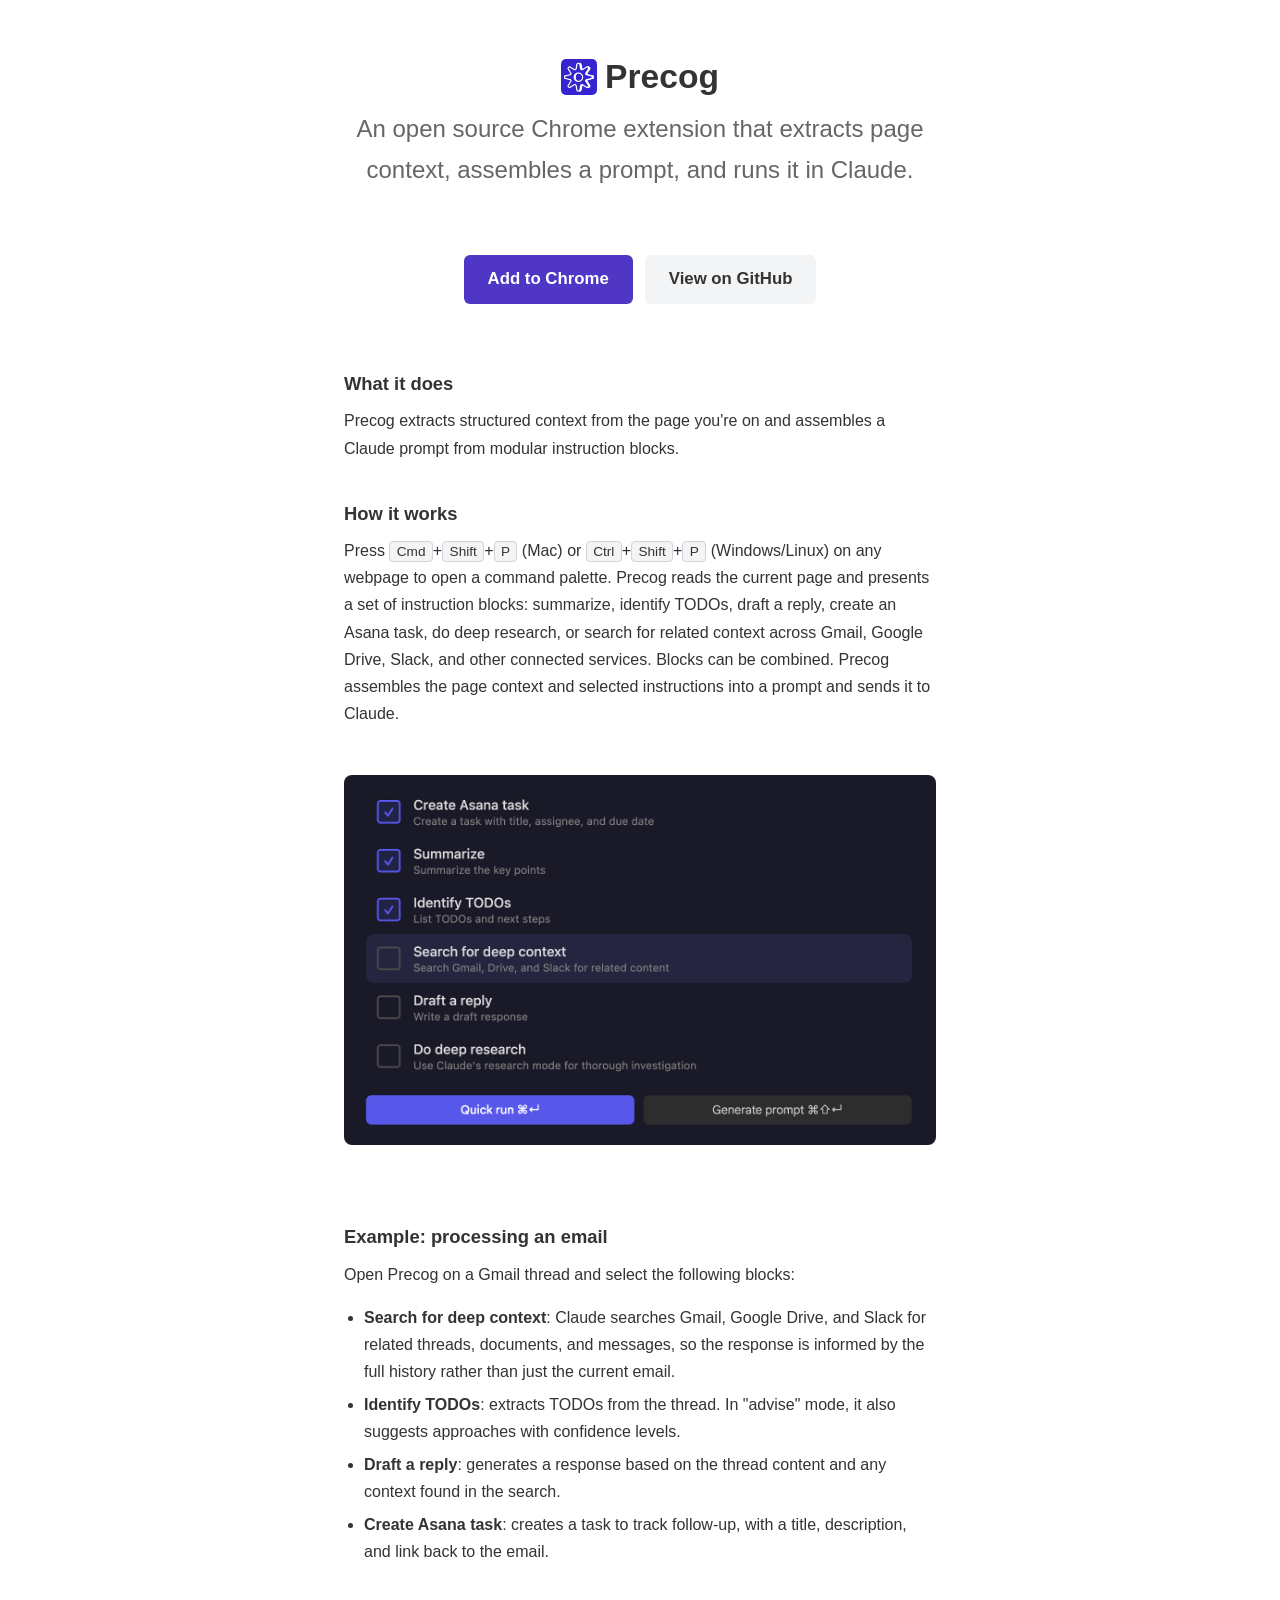
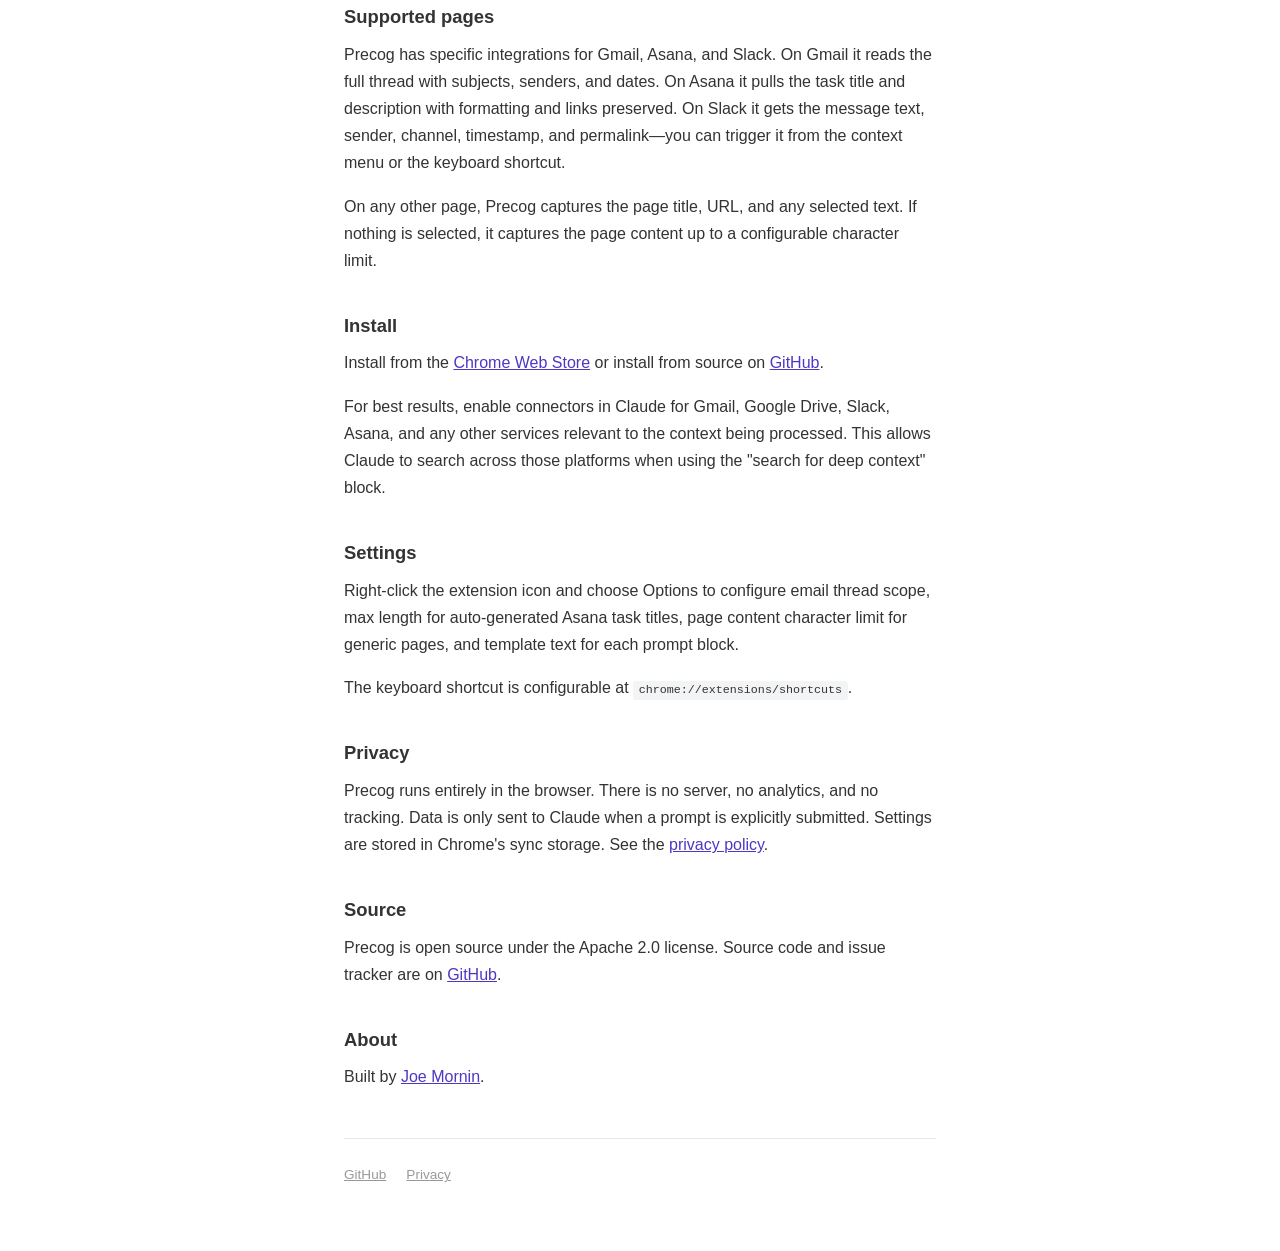
<file: docs/index.html>
<!doctype html>
<html lang="en">
  <head>
    <meta charset="UTF-8" />
    <meta name="viewport" content="width=device-width, initial-scale=1.0" />
    <title>Precog</title>
    <meta name="description" content="A Chrome extension that pulls context from any webpage and sends it to Claude with composable prompt building blocks." />
    <meta property="og:title" content="Precog" />
    <meta property="og:description" content="A Chrome extension that pulls context from any webpage and sends it to Claude with composable prompt building blocks." />
    <meta property="og:image" content="https://precog.cc/screenshot.png" />
    <meta property="og:url" content="https://precog.cc" />
    <meta property="og:type" content="website" />
    <meta name="twitter:card" content="summary_large_image" />
    <meta name="twitter:title" content="Precog" />
    <meta name="twitter:description" content="A Chrome extension that pulls context from any webpage and sends it to Claude with composable prompt building blocks." />
    <meta name="twitter:image" content="https://precog.cc/screenshot.png" />
    <style>
      * {
        margin: 0;
        padding: 0;
        box-sizing: border-box;
      }

      body {
        font-family: -apple-system, BlinkMacSystemFont, "Segoe UI", Roboto, sans-serif;
        color: #333;
        line-height: 1.7;
        max-width: 640px;
        margin: 0 auto;
        padding: 3rem 1.5rem 4rem;
      }

      a {
        color: #4f36c4;
      }

      h1 {
        font-size: 2.1rem;
        font-weight: 700;
        margin-bottom: 0.25rem;
        display: flex;
        align-items: center;
        justify-content: center;
        gap: 0.5rem;
      }

      h1 img {
        width: 36px;
        height: 36px;
        border-radius: 5px;
      }

      .tagline {
        color: #666;
        font-size: 1.5rem;
        margin-bottom: 2.5rem;
        text-align: center;
      }

      .hero-buttons {
        display: flex;
        gap: 0.75rem;
        justify-content: center;
        margin: 4rem 0 4rem;
      }

      .btn {
        display: inline-flex;
        align-items: center;
        gap: 0.5rem;
        padding: 0.65rem 1.5rem;
        border-radius: 6px;
        font-size: 1.05rem;
        font-weight: 600;
        text-decoration: none;
      }

      .btn svg {
        width: 18px;
        height: 18px;
        fill: currentColor;
      }

      .btn:hover {
        text-decoration: none;
      }

      .btn-primary {
        background: #4f36c4;
        color: #fff;
      }

      .btn-primary:hover {
        background: #3b28a0;
      }

      .btn-secondary {
        background: #f3f4f6;
        color: #333;
      }

      .btn-secondary:hover {
        background: #e5e7eb;
      }

      h2 {
        font-size: 1.15rem;
        font-weight: 600;
        margin-top: 2.25rem;
        margin-bottom: 0.5rem;
      }

      p {
        margin-bottom: 1rem;
      }

      ul,
      ol {
        margin-bottom: 1rem;
        padding-left: 1.25rem;
      }

      li {
        margin-bottom: 0.35rem;
      }

      kbd {
        background: #f3f4f6;
        border: 1px solid #d1d5db;
        border-radius: 4px;
        padding: 0.1rem 0.4rem;
        font-size: 0.85em;
        font-family: inherit;
      }

      .install-steps {
        margin-bottom: 1rem;
      }

      .install-steps ol {
        margin-bottom: 0;
      }
      .install-steps li:last-child {
        margin-bottom: 0;
      }

      code {
        background: #f3f4f6;
        padding: 0.15rem 0.35rem;
        border-radius: 3px;
        font-size: 0.9em;
      }

      footer {
        margin-top: 3rem;
        padding-top: 1.5rem;
        border-top: 1px solid #e5e7eb;
        font-size: 0.85rem;
        color: #999;
      }

      footer a {
        color: #999;
      }
      footer a:hover {
        color: #666;
      }
      footer nav {
        display: flex;
        gap: 1.25rem;
      }
    </style>
  </head>
  <body>
    <h1><img src="icon.png" alt="" /> Precog</h1>
    <p class="tagline">An open source Chrome extension that extracts page context, assembles a prompt, and runs it in Claude.</p>

    <div class="hero-buttons">
      <a href="https://chromewebstore.google.com/detail/precog/ifjagjgdciomdbcjjbfaijkekenefhib" class="btn btn-primary">Add to Chrome</a>
      <a href="https://github.com/morninj/precog" class="btn btn-secondary">View on GitHub</a>
    </div>

    <h2>What it does</h2>

    <p>Precog extracts structured context from the page you're on and assembles a Claude prompt from modular instruction blocks.</p>

    <h2>How it works</h2>

    <p>
      Press <kbd>Cmd</kbd>+<kbd>Shift</kbd>+<kbd>P</kbd> (Mac) or <kbd>Ctrl</kbd>+<kbd>Shift</kbd>+<kbd>P</kbd> (Windows/Linux) on any webpage to open a command palette. Precog reads the current page and presents a set of instruction blocks: summarize, identify TODOs,
      draft a reply, create an Asana task, do deep research, or search for related context across Gmail, Google Drive, Slack, and other connected services. Blocks can be combined. Precog assembles the page context and selected instructions
      into a prompt and sends it to Claude.
    </p>

    <img src="screenshot.png" alt="Precog command palette showing building blocks" style="width: 100%; border-radius: 8px; margin: 2rem 0;" />

    <h2>Example: processing an email</h2>

    <p>Open Precog on a Gmail thread and select the following blocks:</p>

    <ul>
      <li>
        <strong>Search for deep context</strong>: Claude searches Gmail, Google Drive, and Slack for related threads, documents, and messages, so the response is informed by the full history rather
        than just the current email.
      </li>
      <li><strong>Identify TODOs</strong>: extracts TODOs from the thread. In "advise" mode, it also suggests approaches with confidence levels.</li>
      <li><strong>Draft a reply</strong>: generates a response based on the thread content and any context found in the search.</li>
      <li><strong>Create Asana task</strong>: creates a task to track follow-up, with a title, description, and link back to the email.</li>
    </ul>

    <h2>Supported pages</h2>

    <p>
      Precog has specific integrations for Gmail, Asana, and Slack. On Gmail it reads the full thread with subjects, senders, and dates. On Asana it pulls the task title and description with
      formatting and links preserved. On Slack it gets the message text, sender, channel, timestamp, and permalink—you can trigger it from the context menu or the keyboard shortcut.
    </p>

    <p>On any other page, Precog captures the page title, URL, and any selected text. If nothing is selected, it captures the page content up to a configurable character limit.</p>

    <h2>Install</h2>

    <div class="install-steps">
      <p>Install from the <a href="https://chromewebstore.google.com/detail/precog/ifjagjgdciomdbcjjbfaijkekenefhib">Chrome Web Store</a> or install from source on <a href="https://github.com/morninj/precog">GitHub</a>.</p>
    </div>

    <p>
      For best results, enable connectors in Claude for Gmail, Google Drive, Slack, Asana, and any other services relevant to the context being processed. This allows Claude to search across those
      platforms when using the "search for deep context" block.
    </p>

    <h2>Settings</h2>

    <p>
      Right-click the extension icon and choose Options to configure email thread scope, max length for auto-generated Asana task titles, page content character limit for generic pages, and template
      text for each prompt block.
    </p>

    <p>The keyboard shortcut is configurable at <code>chrome://extensions/shortcuts</code>.</p>

    <h2>Privacy</h2>

    <p>
      Precog runs entirely in the browser. There is no server, no analytics, and no tracking. Data is only sent to Claude when a prompt is explicitly submitted. Settings are stored in Chrome's sync
      storage. See the <a href="privacy.html">privacy policy</a>.
    </p>

    <h2>Source</h2>

    <p>Precog is open source under the Apache 2.0 license. Source code and issue tracker are on <a href="https://github.com/morninj/precog">GitHub</a>.</p>

    <h2>About</h2>

    <p>Built by <a href="https://www.mornin.org/">Joe Mornin</a>.</p>

    <footer>
      <nav>
        <a href="https://github.com/morninj/precog">GitHub</a>
        <a href="privacy.html">Privacy</a>
      </nav>
    </footer>
  </body>
</html>
</file>
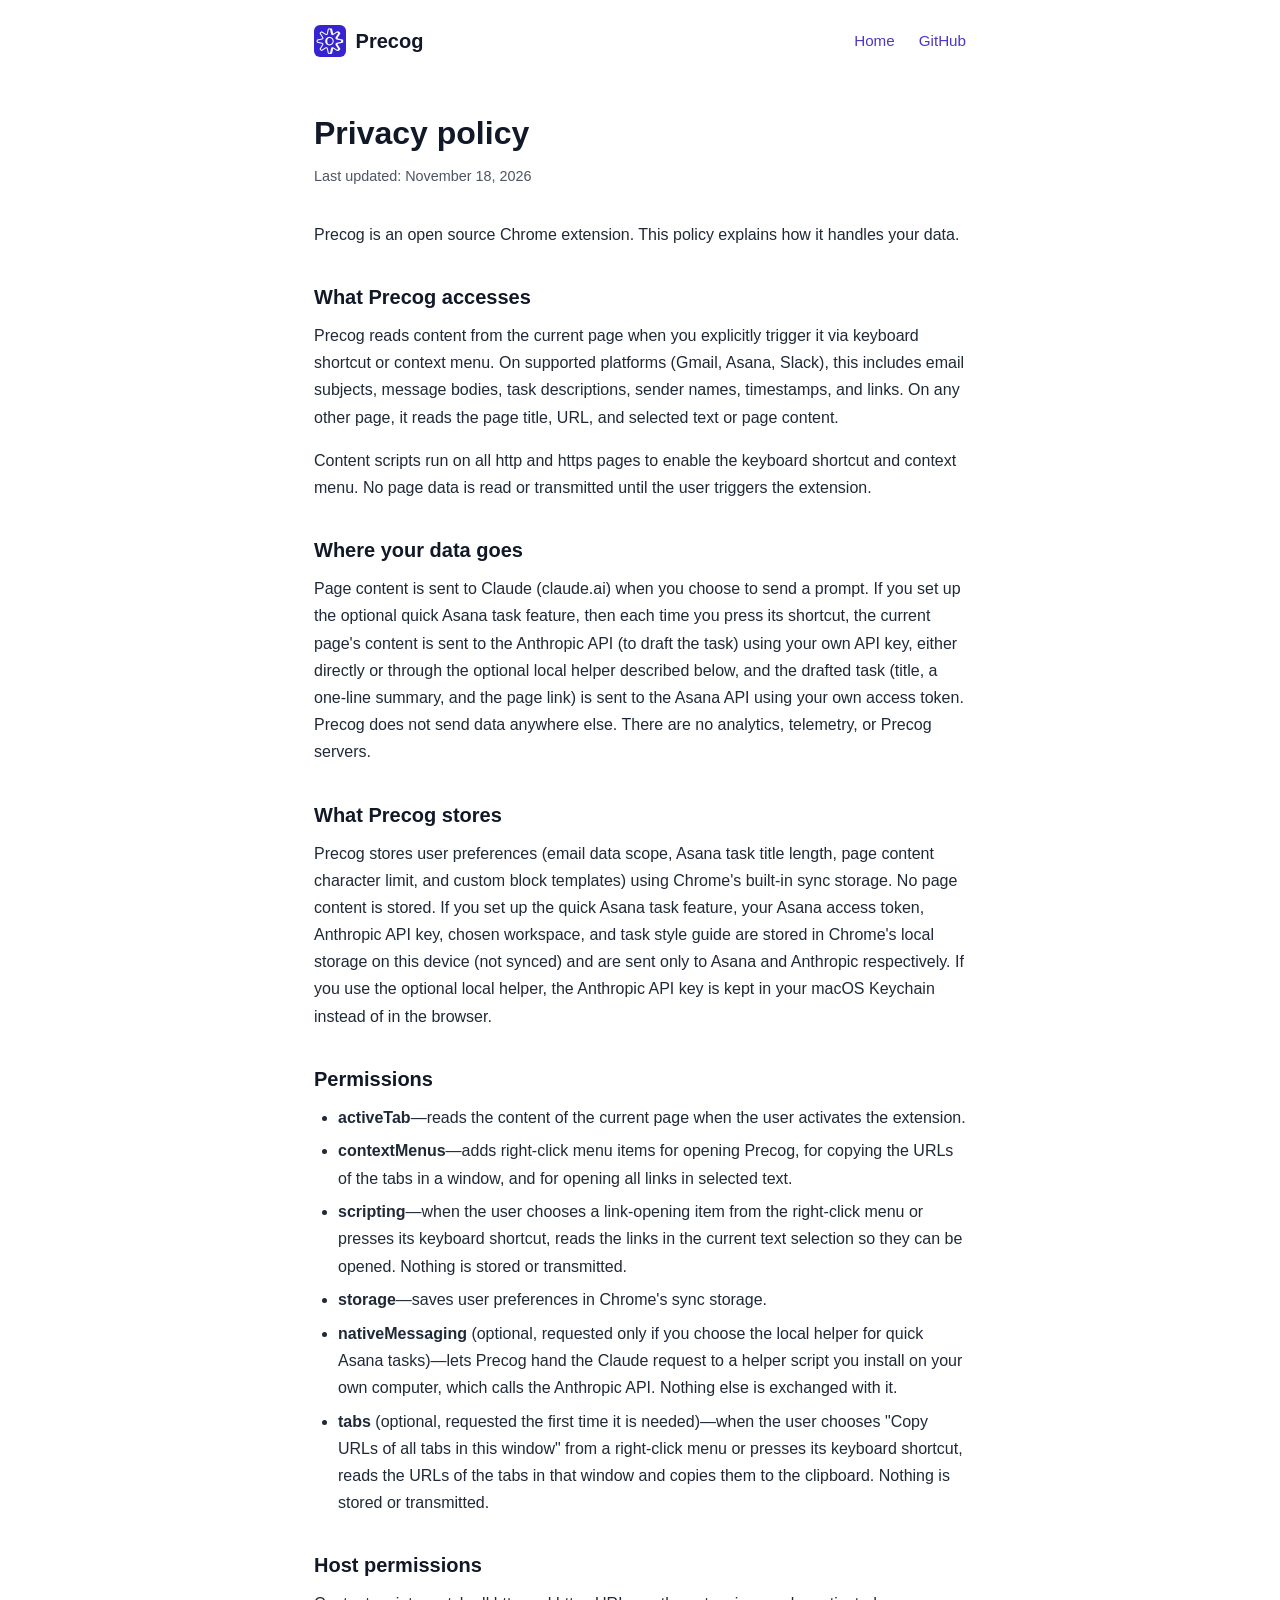
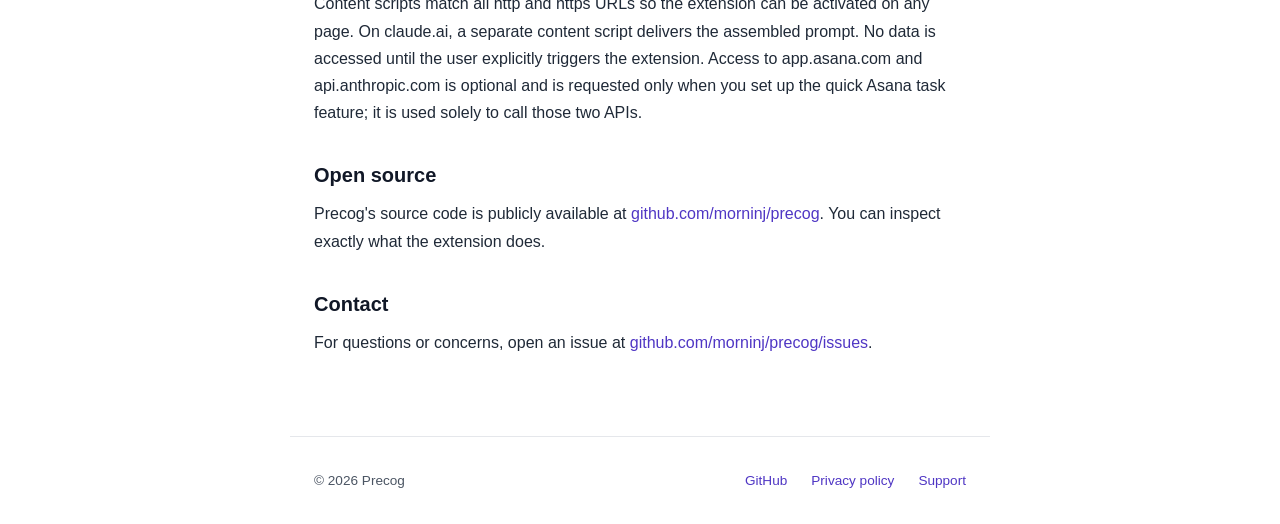
<file: docs/privacy.html>
<!DOCTYPE html>
<html lang="en">
<head>
  <meta charset="UTF-8">
  <meta name="viewport" content="width=device-width, initial-scale=1.0">
  <title>Privacy Policy — Precog</title>
  <style>
    * { margin: 0; padding: 0; box-sizing: border-box; }

    :root {
      --purple: #4f36c4;
      --purple-dark: #3b28a0;
      --gray-50: #f9fafb;
      --gray-100: #f3f4f6;
      --gray-200: #e5e7eb;
      --gray-600: #4b5563;
      --gray-800: #1f2937;
      --gray-900: #111827;
    }

    body {
      font-family: -apple-system, BlinkMacSystemFont, "Segoe UI", Roboto, sans-serif;
      color: var(--gray-800);
      line-height: 1.7;
    }

    a { color: var(--purple); text-decoration: none; }
    a:hover { text-decoration: underline; }

    header {
      display: flex;
      align-items: center;
      justify-content: space-between;
      max-width: 700px;
      margin: 0 auto;
      padding: 1.5rem 1.5rem 0;
    }

    .logo {
      display: flex;
      align-items: center;
      gap: 0.6rem;
      font-size: 1.25rem;
      font-weight: 700;
      color: var(--gray-900);
    }

    .logo img { width: 32px; height: 32px; border-radius: 6px; }

    header nav { display: flex; gap: 1.5rem; font-size: 0.95rem; }

    main {
      max-width: 700px;
      margin: 0 auto;
      padding: 3rem 1.5rem 4rem;
    }

    h1 {
      font-size: 2rem;
      font-weight: 800;
      color: var(--gray-900);
      margin-bottom: 0.25rem;
    }

    .updated {
      color: var(--gray-600);
      font-size: 0.9rem;
      margin-bottom: 2rem;
    }

    h2 {
      font-size: 1.25rem;
      font-weight: 700;
      color: var(--gray-900);
      margin-top: 2rem;
      margin-bottom: 0.5rem;
    }

    p { margin-bottom: 1rem; color: var(--gray-800); }

    ul {
      margin-bottom: 1rem;
      padding-left: 1.5rem;
    }

    li { margin-bottom: 0.4rem; }

    footer {
      max-width: 700px;
      margin: 0 auto;
      padding: 2rem 1.5rem;
      border-top: 1px solid var(--gray-200);
      font-size: 0.85rem;
      color: var(--gray-600);
      display: flex;
      justify-content: space-between;
      flex-wrap: wrap;
      gap: 1rem;
    }

    footer nav { display: flex; gap: 1.5rem; }

    @media (max-width: 600px) {
      header { flex-direction: column; gap: 0.75rem; }
      footer { flex-direction: column; text-align: center; }
    }
  </style>
</head>
<body>

  <header>
    <a href="index.html" class="logo">
      <img src="icon.png" alt="Precog icon">
      Precog
    </a>
    <nav>
      <a href="index.html">Home</a>
      <a href="https://github.com/morninj/precog">GitHub</a>
    </nav>
  </header>

  <main>
    <h1>Privacy policy</h1>
    <p class="updated">Last updated: November 18, 2026</p>

    <p>Precog is an open source Chrome extension. This policy explains how it handles your data.</p>

    <h2>What Precog accesses</h2>
    <p>Precog reads content from the current page when you explicitly trigger it via keyboard shortcut or context menu. On supported platforms (Gmail, Asana, Slack), this includes email subjects, message bodies, task descriptions, sender names, timestamps, and links. On any other page, it reads the page title, URL, and selected text or page content.</p>
    <p>Content scripts run on all http and https pages to enable the keyboard shortcut and context menu. No page data is read or transmitted until the user triggers the extension.</p>

    <h2>Where your data goes</h2>
    <p>Page content is sent to Claude (claude.ai) when you choose to send a prompt. If you set up the optional quick Asana task feature, then each time you press its shortcut, the current page's content is sent to the Anthropic API (to draft the task) using your own API key, either directly or through the optional local helper described below, and the drafted task (title, a one-line summary, and the page link) is sent to the Asana API using your own access token. Precog does not send data anywhere else. There are no analytics, telemetry, or Precog servers.</p>

    <h2>What Precog stores</h2>
    <p>Precog stores user preferences (email data scope, Asana task title length, page content character limit, and custom block templates) using Chrome's built-in sync storage. No page content is stored. If you set up the quick Asana task feature, your Asana access token, Anthropic API key, chosen workspace, and task style guide are stored in Chrome's local storage on this device (not synced) and are sent only to Asana and Anthropic respectively. If you use the optional local helper, the Anthropic API key is kept in your macOS Keychain instead of in the browser.</p>

    <h2>Permissions</h2>
    <ul>
      <li><strong>activeTab</strong>—reads the content of the current page when the user activates the extension.</li>
      <li><strong>contextMenus</strong>—adds right-click menu items for opening Precog, for copying the URLs of the tabs in a window, and for opening all links in selected text.</li>
      <li><strong>scripting</strong>—when the user chooses a link-opening item from the right-click menu or presses its keyboard shortcut, reads the links in the current text selection so they can be opened. Nothing is stored or transmitted.</li>
      <li><strong>storage</strong>—saves user preferences in Chrome's sync storage.</li>
      <li><strong>nativeMessaging</strong> (optional, requested only if you choose the local helper for quick Asana tasks)—lets Precog hand the Claude request to a helper script you install on your own computer, which calls the Anthropic API. Nothing else is exchanged with it.</li>
      <li><strong>tabs</strong> (optional, requested the first time it is needed)—when the user chooses "Copy URLs of all tabs in this window" from a right-click menu or presses its keyboard shortcut, reads the URLs of the tabs in that window and copies them to the clipboard. Nothing is stored or transmitted.</li>
    </ul>

    <h2>Host permissions</h2>
    <p>Content scripts match all http and https URLs so the extension can be activated on any page. On claude.ai, a separate content script delivers the assembled prompt. No data is accessed until the user explicitly triggers the extension. Access to app.asana.com and api.anthropic.com is optional and is requested only when you set up the quick Asana task feature; it is used solely to call those two APIs.</p>

    <h2>Open source</h2>
    <p>Precog's source code is publicly available at <a href="https://github.com/morninj/precog">github.com/morninj/precog</a>. You can inspect exactly what the extension does.</p>

    <h2>Contact</h2>
    <p>For questions or concerns, open an issue at <a href="https://github.com/morninj/precog/issues">github.com/morninj/precog/issues</a>.</p>
  </main>

  <footer>
    <span>&copy; 2026 Precog</span>
    <nav>
      <a href="https://github.com/morninj/precog">GitHub</a>
      <a href="privacy.html">Privacy policy</a>
      <a href="https://github.com/morninj/precog/issues">Support</a>
    </nav>
  </footer>

</body>
</html>
</file>
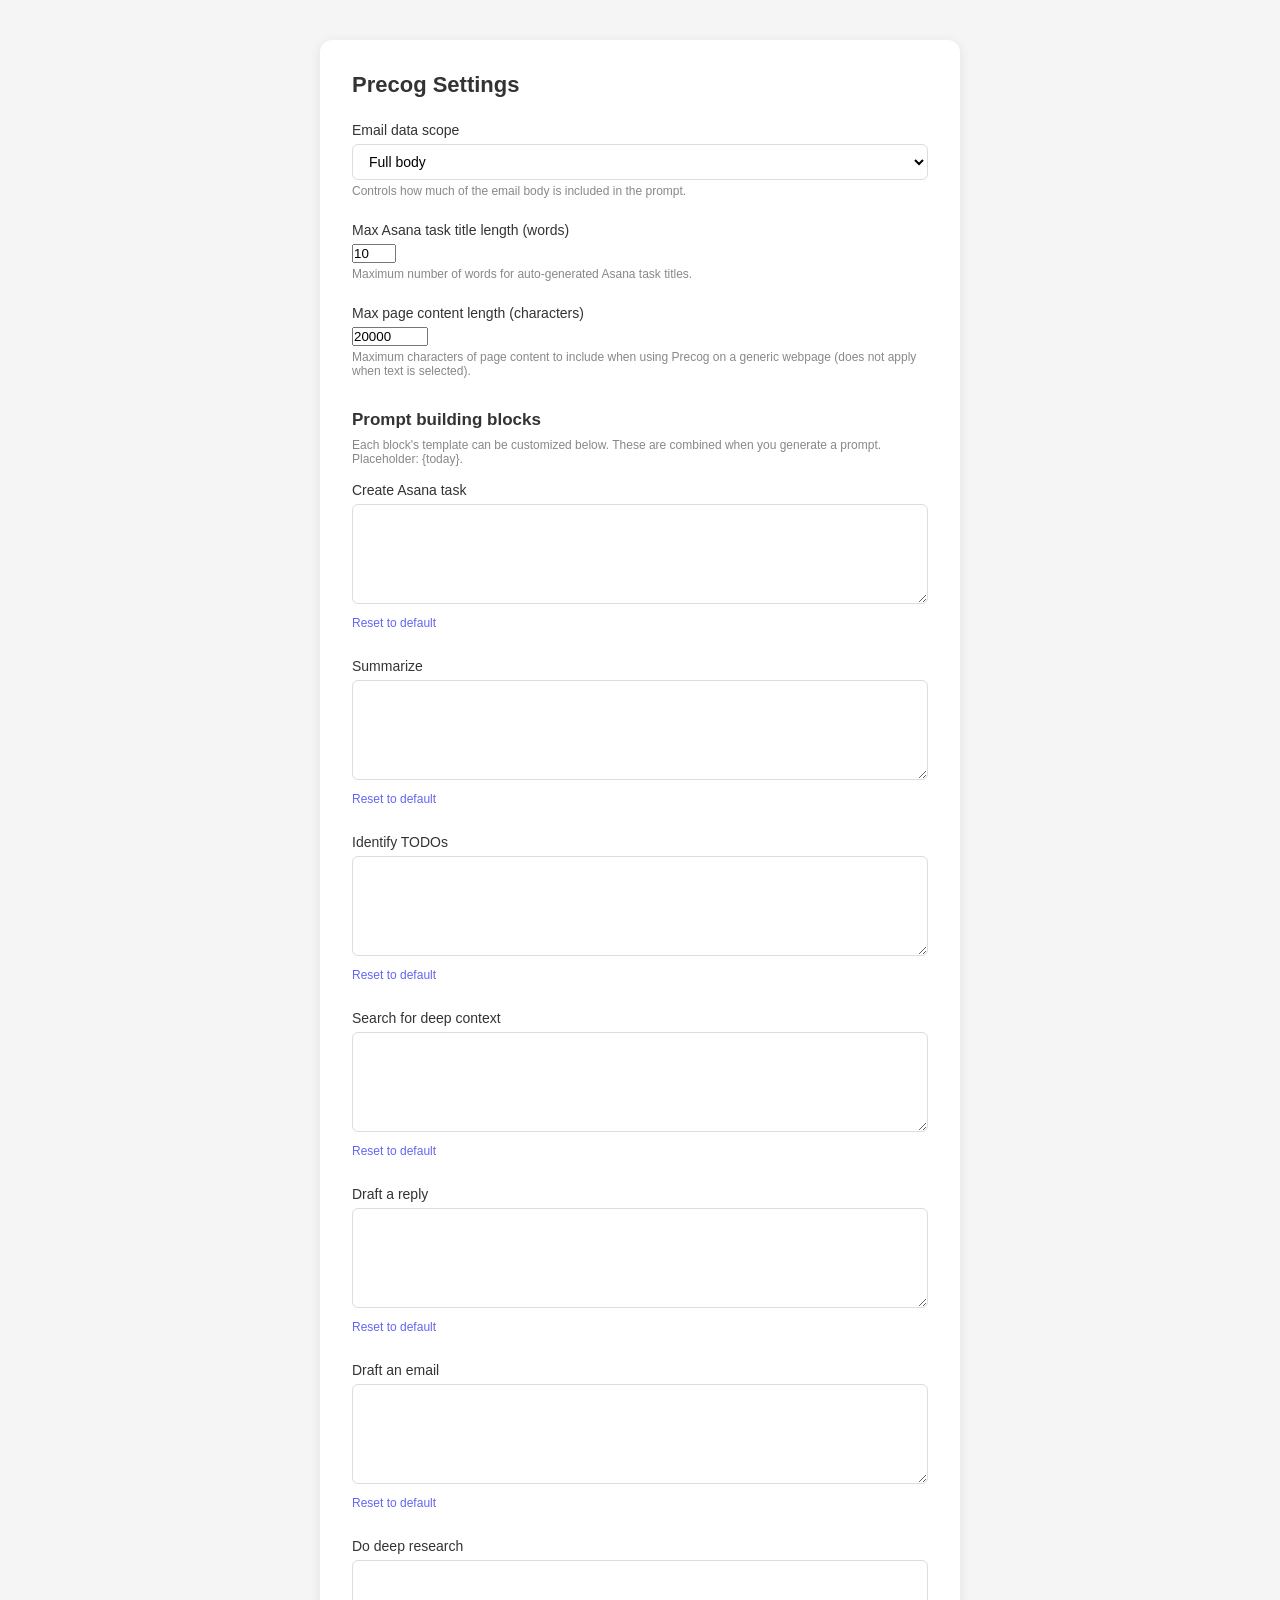
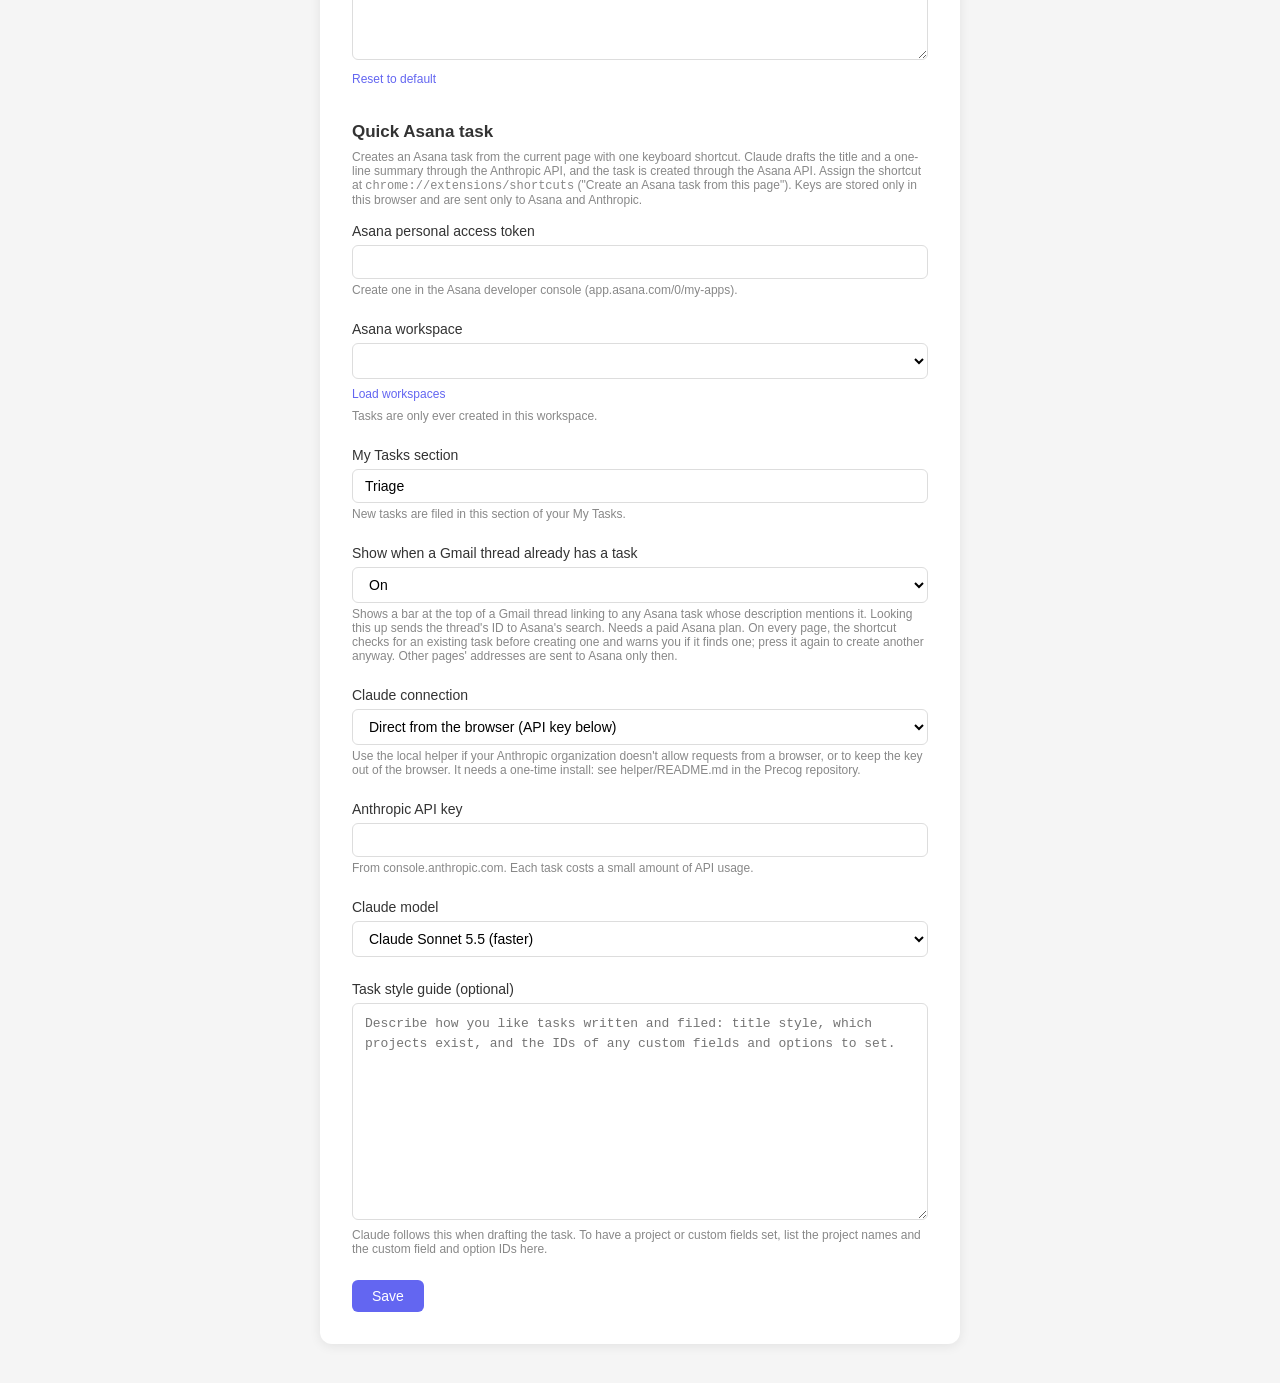
<file: src/options/options.html>
<!DOCTYPE html>
<html lang="en">
<head>
  <meta charset="UTF-8">
  <title>Precog Settings</title>
  <link rel="stylesheet" href="options.css">
</head>
<body>
  <div class="container">
    <h1>Precog Settings</h1>

    <div class="setting">
      <label for="emailDataScope">Email data scope</label>
      <select id="emailDataScope">
        <option value="full">Full body</option>
        <option value="snippet">Snippet (~200 characters)</option>
      </select>
      <p class="hint">Controls how much of the email body is included in the prompt.</p>
    </div>

    <div class="setting">
      <label for="maxTitleWords">Max Asana task title length (words)</label>
      <input type="number" id="maxTitleWords" min="3" max="30" value="10">
      <p class="hint">Maximum number of words for auto-generated Asana task titles.</p>
    </div>

    <div class="setting">
      <label for="genericPageMaxChars">Max page content length (characters)</label>
      <input type="number" id="genericPageMaxChars" min="1000" max="100000" step="1000" value="20000">
      <p class="hint">Maximum characters of page content to include when using Precog on a generic webpage (does not apply when text is selected).</p>
    </div>

    <h2>Prompt building blocks</h2>
    <p class="hint" style="margin-bottom: 16px;">Each block's template can be customized below. These are combined when you generate a prompt. Placeholder: {today}.</p>

    <div id="block-editors"></div>

    <h2>Quick Asana task</h2>
    <p class="hint" style="margin-bottom: 16px;">Creates an Asana task from the current page with one keyboard shortcut. Claude drafts the title and a one-line summary through the Anthropic API, and the task is created through the Asana API. Assign the shortcut at <code>chrome://extensions/shortcuts</code> ("Create an Asana task from this page"). Keys are stored only in this browser and are sent only to Asana and Anthropic.</p>

    <div class="setting">
      <label for="asanaToken">Asana personal access token</label>
      <input type="password" id="asanaToken" autocomplete="off" spellcheck="false">
      <p class="hint">Create one in the Asana developer console (app.asana.com/0/my-apps).</p>
    </div>

    <div class="setting">
      <label for="asanaWorkspaceGid">Asana workspace</label>
      <select id="asanaWorkspaceGid"></select>
      <button class="btn-link" id="loadWorkspaces" type="button">Load workspaces</button>
      <span class="hint" id="workspaceStatus"></span>
      <p class="hint">Tasks are only ever created in this workspace.</p>
    </div>

    <div class="setting">
      <label for="asanaSectionName">My Tasks section</label>
      <input type="text" id="asanaSectionName" value="Triage">
      <p class="hint">New tasks are filed in this section of your My Tasks.</p>
    </div>

    <div class="setting">
      <label for="taskBanner">Show when a Gmail thread already has a task</label>
      <select id="taskBanner">
        <option value="gmail">On</option>
        <option value="off">Off</option>
      </select>
      <p class="hint">Shows a bar at the top of a Gmail thread linking to any Asana task whose description mentions it. Looking this up sends the thread's ID to Asana's search. Needs a paid Asana plan. On every page, the shortcut checks for an existing task before creating one and warns you if it finds one; press it again to create another anyway. Other pages' addresses are sent to Asana only then.</p>
    </div>

    <div class="setting">
      <label for="claudeConnection">Claude connection</label>
      <select id="claudeConnection">
        <option value="direct">Direct from the browser (API key below)</option>
        <option value="helper">Local helper (API key in the macOS Keychain)</option>
      </select>
      <p class="hint">Use the local helper if your Anthropic organization doesn't allow requests from a browser, or to keep the key out of the browser. It needs a one-time install: see helper/README.md in the Precog repository.</p>
    </div>

    <div class="setting" id="anthropicKeySetting">
      <label for="anthropicKey">Anthropic API key</label>
      <input type="password" id="anthropicKey" autocomplete="off" spellcheck="false">
      <p class="hint">From console.anthropic.com. Each task costs a small amount of API usage.</p>
    </div>

    <div class="setting">
      <label for="quickTaskModel">Claude model</label>
      <select id="quickTaskModel">
        <option value="claude-sonnet-5-5">Claude Sonnet 5.5 (faster)</option>
        <option value="claude-opus-5-5">Claude Opus 5.5</option>
      </select>
    </div>

    <div class="setting">
      <label for="quickTaskGuide">Task style guide (optional)</label>
      <textarea id="quickTaskGuide" rows="10" placeholder="Describe how you like tasks written and filed: title style, which projects exist, and the IDs of any custom fields and options to set."></textarea>
      <p class="hint">Claude follows this when drafting the task. To have a project or custom fields set, list the project names and the custom field and option IDs here.</p>
    </div>

    <div class="actions">
      <button id="save">Save</button>
      <span id="status"></span>
    </div>
  </div>
  <script src="options.js"></script>
</body>
</html>
</file>
<file: src/options/options.css>
* {
  box-sizing: border-box;
  margin: 0;
  padding: 0;
}

body {
  font-family: -apple-system, BlinkMacSystemFont, 'Segoe UI', Roboto, sans-serif;
  background: #f5f5f5;
  color: #333;
  padding: 40px;
}

.container {
  max-width: 640px;
  margin: 0 auto;
  background: #fff;
  border-radius: 12px;
  padding: 32px;
  box-shadow: 0 2px 12px rgba(0, 0, 0, 0.08);
}

h1 {
  font-size: 22px;
  font-weight: 600;
  margin-bottom: 24px;
}

h2 {
  font-size: 17px;
  font-weight: 600;
  margin-top: 32px;
  margin-bottom: 8px;
}

.setting {
  margin-bottom: 24px;
}

.setting label {
  display: block;
  font-weight: 500;
  font-size: 14px;
  margin-bottom: 6px;
}

.setting input[type='text'],
.setting input[type='password'],
.setting select {
  width: 100%;
  padding: 8px 12px;
  border: 1px solid #ddd;
  border-radius: 6px;
  font-size: 14px;
  background: #fff;
}

.hint {
  font-size: 12px;
  color: #888;
  margin-top: 4px;
}

.actions {
  display: flex;
  align-items: center;
  gap: 12px;
}

#save {
  padding: 8px 20px;
  background: #6366f1;
  color: #fff;
  border: none;
  border-radius: 6px;
  font-size: 14px;
  font-weight: 500;
  cursor: pointer;
}

#save:hover {
  background: #5558e6;
}

#status {
  font-size: 13px;
  color: #22c55e;
}

.setting textarea {
  width: 100%;
  padding: 10px 12px;
  border: 1px solid #ddd;
  border-radius: 6px;
  font-family: 'SF Mono', 'Fira Code', 'Consolas', monospace;
  font-size: 13px;
  line-height: 1.5;
  resize: vertical;
  background: #fff;
}

.btn-link {
  background: none;
  border: none;
  color: #6366f1;
  font-size: 12px;
  cursor: pointer;
  padding: 4px 0;
  margin-top: 4px;
}

.btn-link:hover {
  text-decoration: underline;
}
</file>
